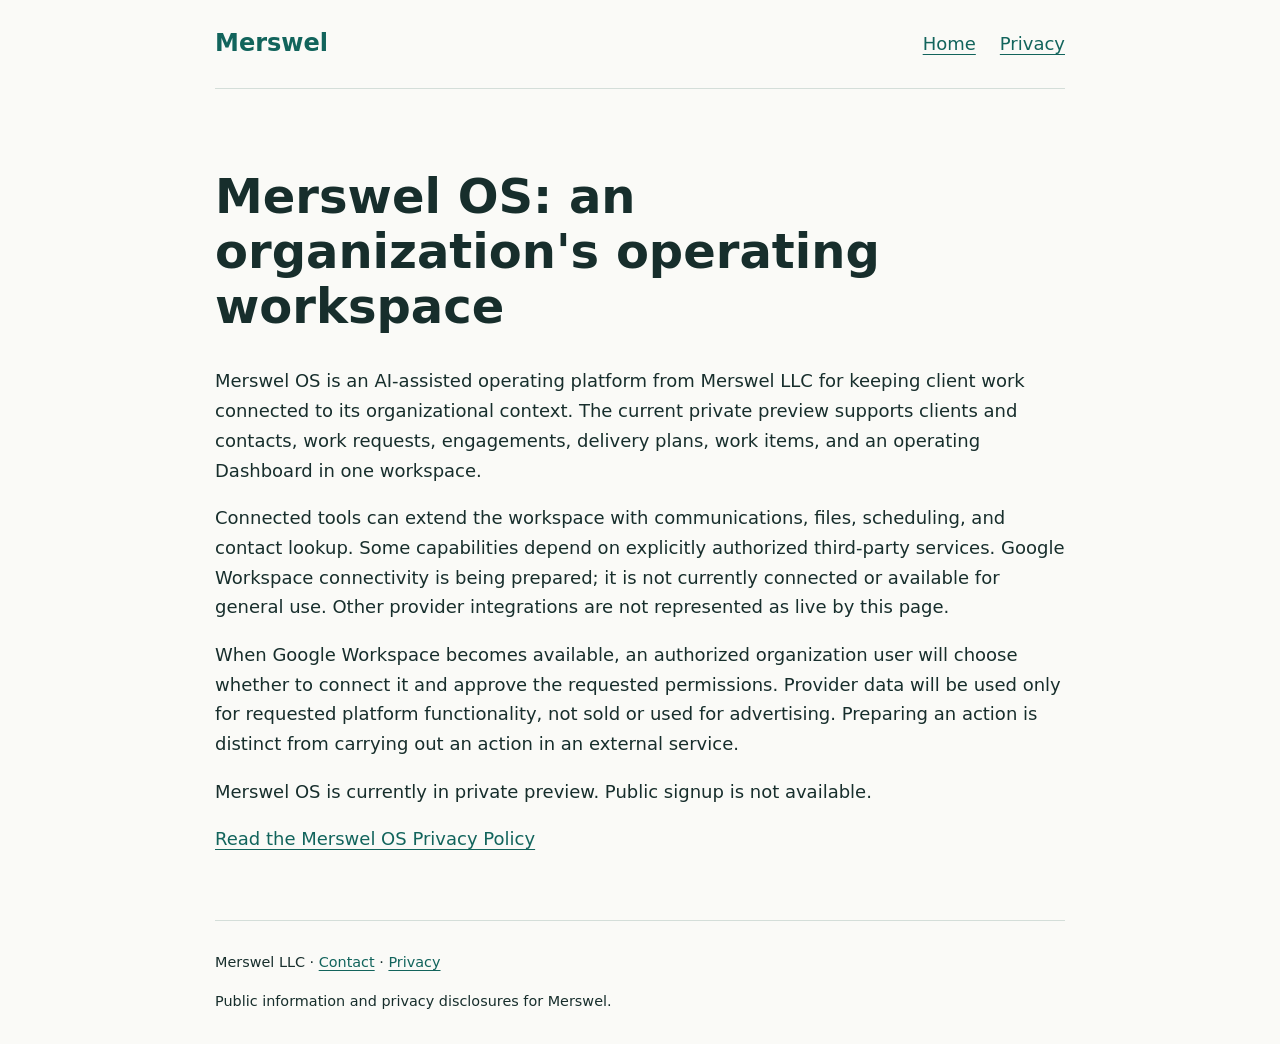
<file: index.html>
<!doctype html><html lang="en"><head><meta charset="utf-8"><meta name="viewport" content="width=device-width,initial-scale=1"><meta name="referrer" content="no-referrer"><title>Merswel OS | Merswel</title><link rel="stylesheet" href="./style.css"></head><body><a class="skip" href="#main">Skip to content</a><header><a class="brand" href="./">Merswel</a><nav aria-label="Main"><a href="./">Home</a><a href="./privacy/">Privacy</a></nav></header><main id="main"><h1>Merswel OS: an organization's operating workspace</h1>
<p>Merswel OS is an AI-assisted operating platform from Merswel LLC for keeping client work connected to its organizational context. The current private preview supports clients and contacts, work requests, engagements, delivery plans, work items, and an operating Dashboard in one workspace.</p>
<p>Connected tools can extend the workspace with communications, files, scheduling, and contact lookup. Some capabilities depend on explicitly authorized third-party services. Google Workspace connectivity is being prepared; it is not currently connected or available for general use. Other provider integrations are not represented as live by this page.</p>
<p>When Google Workspace becomes available, an authorized organization user will choose whether to connect it and approve the requested permissions. Provider data will be used only for requested platform functionality, not sold or used for advertising. Preparing an action is distinct from carrying out an action in an external service.</p>
<p>Merswel OS is currently in private preview. Public signup is not available.</p>
<p><a href="./privacy/">Read the Merswel OS Privacy Policy</a></p></main><footer><p>Merswel LLC · <a href="mailto:rjwelbeck@merswel.com">Contact</a> · <a href="./privacy/">Privacy</a></p><p>Public information and privacy disclosures for Merswel.</p></footer></body></html>
</file>
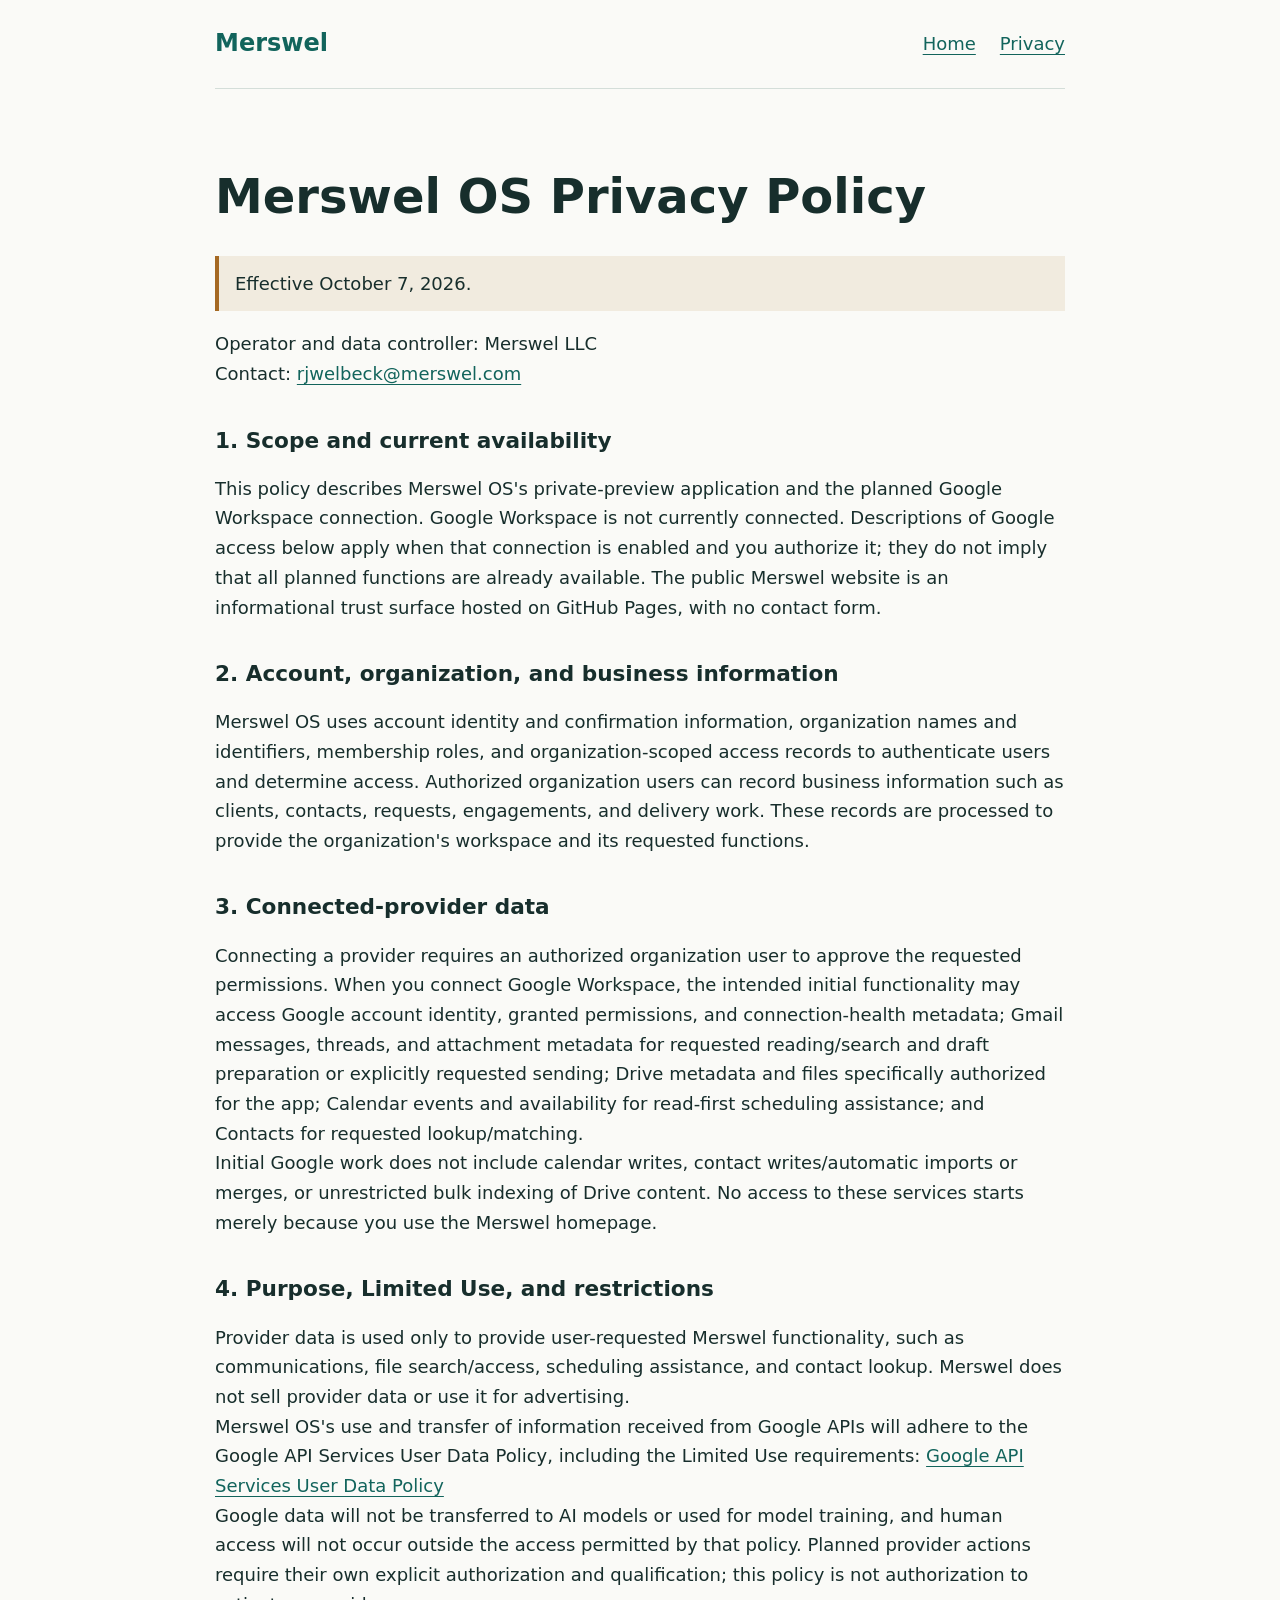
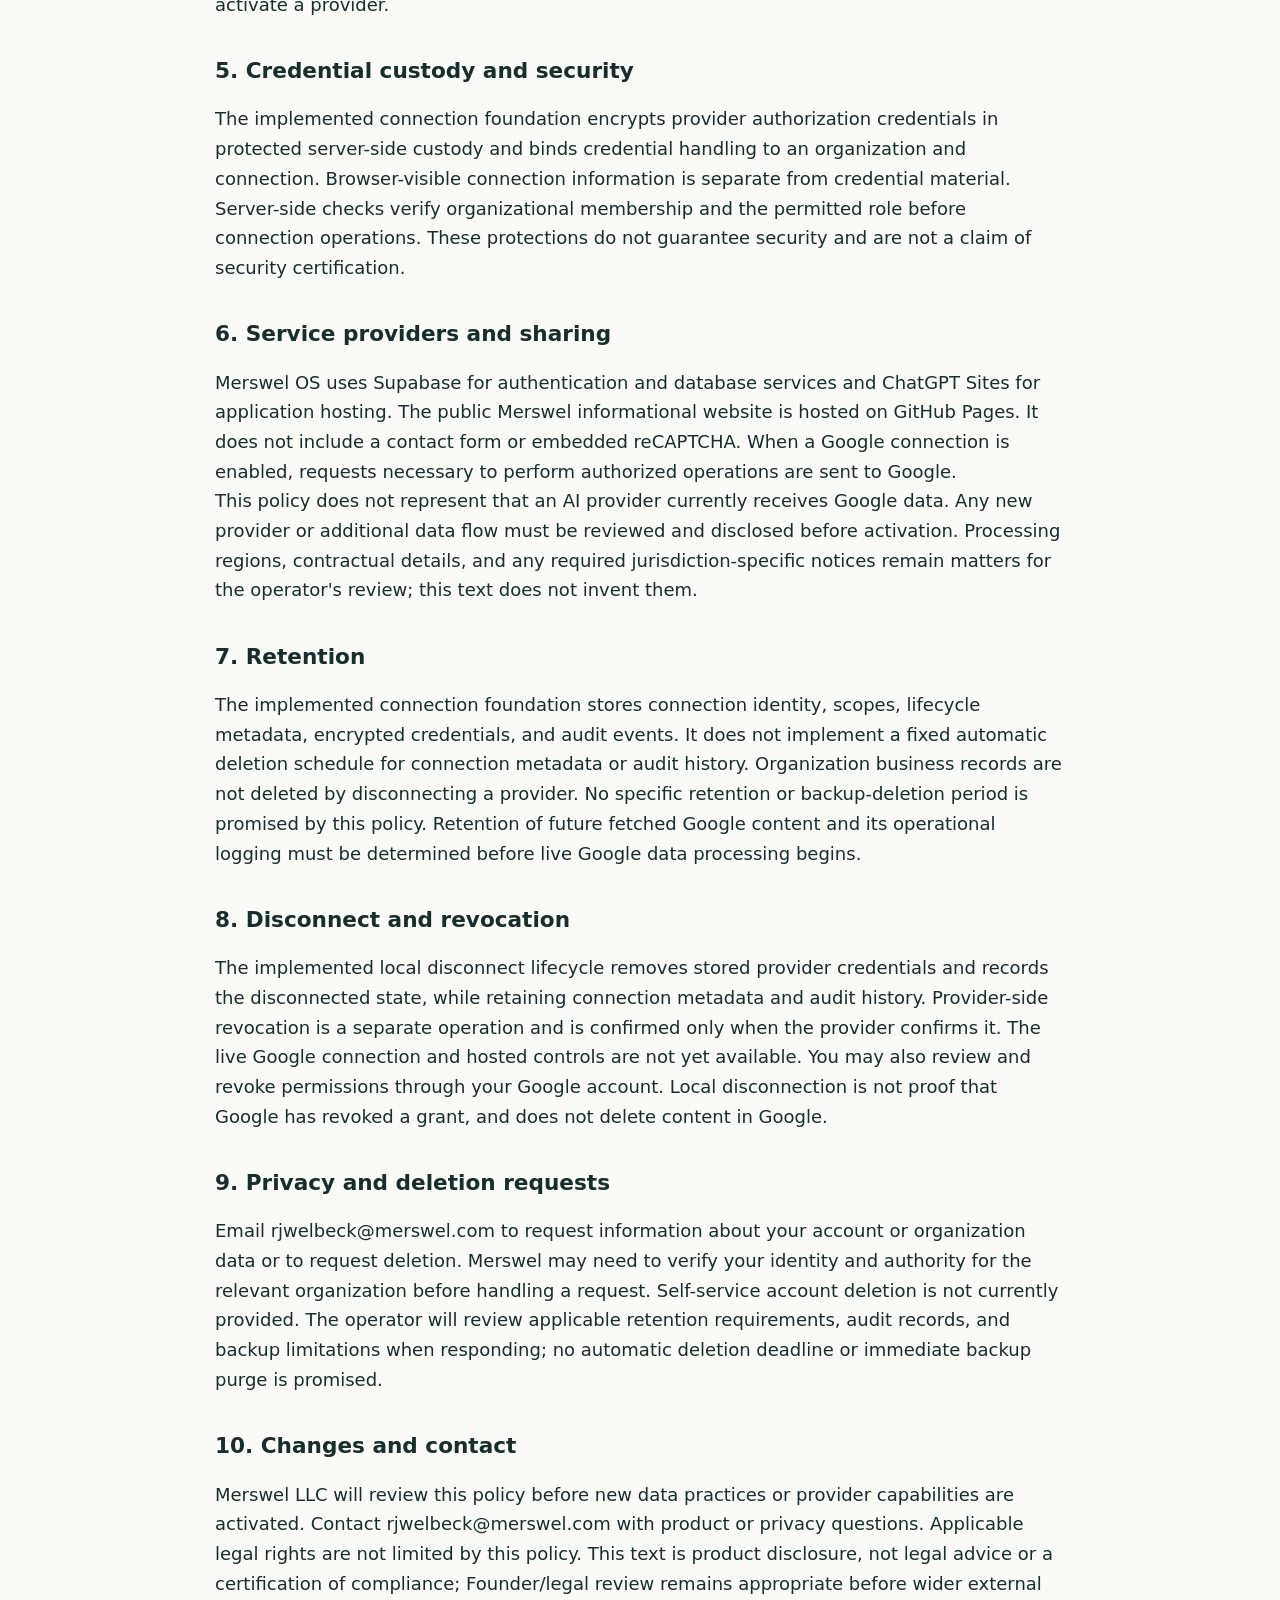
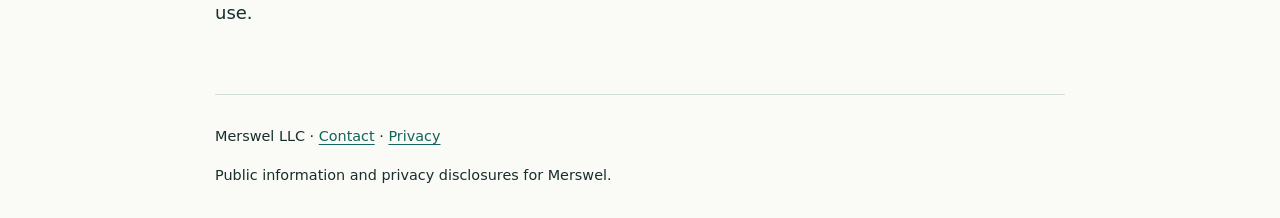
<file: privacy/index.html>
<!doctype html><html lang="en"><head><meta charset="utf-8"><meta name="viewport" content="width=device-width,initial-scale=1"><meta name="referrer" content="no-referrer"><title>Privacy | Merswel</title><link rel="stylesheet" href="../style.css"></head><body><a class="skip" href="#main">Skip to content</a><header><a class="brand" href="../">Merswel</a><nav aria-label="Main"><a href="../">Home</a><a href="./">Privacy</a></nav></header><main id="main"><h1>Merswel OS Privacy Policy</h1><p class="notice">Effective October 7, 2026.</p><p>Operator and data controller: Merswel LLC<br>Contact: <a href="mailto:rjwelbeck@merswel.com">rjwelbeck@merswel.com</a></p>
<section><h2>1. Scope and current availability</h2><p>This policy describes Merswel OS's private-preview application and the planned Google Workspace connection. Google Workspace is not currently connected. Descriptions of Google access below apply when that connection is enabled and you authorize it; they do not imply that all planned functions are already available. The public Merswel website is an informational trust surface hosted on GitHub Pages, with no contact form.</p></section>
<section><h2>2. Account, organization, and business information</h2><p>Merswel OS uses account identity and confirmation information, organization names and identifiers, membership roles, and organization-scoped access records to authenticate users and determine access. Authorized organization users can record business information such as clients, contacts, requests, engagements, and delivery work. These records are processed to provide the organization's workspace and its requested functions.</p></section>
<section><h2>3. Connected-provider data</h2><p>Connecting a provider requires an authorized organization user to approve the requested permissions. When you connect Google Workspace, the intended initial functionality may access Google account identity, granted permissions, and connection-health metadata; Gmail messages, threads, and attachment metadata for requested reading/search and draft preparation or explicitly requested sending; Drive metadata and files specifically authorized for the app; Calendar events and availability for read-first scheduling assistance; and Contacts for requested lookup/matching.<br>Initial Google work does not include calendar writes, contact writes/automatic imports or merges, or unrestricted bulk indexing of Drive content. No access to these services starts merely because you use the Merswel homepage.</p></section>
<section><h2>4. Purpose, Limited Use, and restrictions</h2><p>Provider data is used only to provide user-requested Merswel functionality, such as communications, file search/access, scheduling assistance, and contact lookup. Merswel does not sell provider data or use it for advertising.<br>Merswel OS's use and transfer of information received from Google APIs will adhere to the Google API Services User Data Policy, including the Limited Use requirements: <a href="https://developers.google.com/terms/api-services-user-data-policy">Google API Services User Data Policy</a><br>Google data will not be transferred to AI models or used for model training, and human access will not occur outside the access permitted by that policy. Planned provider actions require their own explicit authorization and qualification; this policy is not authorization to activate a provider.</p></section>
<section><h2>5. Credential custody and security</h2><p>The implemented connection foundation encrypts provider authorization credentials in protected server-side custody and binds credential handling to an organization and connection. Browser-visible connection information is separate from credential material. Server-side checks verify organizational membership and the permitted role before connection operations. These protections do not guarantee security and are not a claim of security certification.</p></section>
<section><h2>6. Service providers and sharing</h2><p>Merswel OS uses Supabase for authentication and database services and ChatGPT Sites for application hosting. The public Merswel informational website is hosted on GitHub Pages. It does not include a contact form or embedded reCAPTCHA. When a Google connection is enabled, requests necessary to perform authorized operations are sent to Google.<br>This policy does not represent that an AI provider currently receives Google data. Any new provider or additional data flow must be reviewed and disclosed before activation. Processing regions, contractual details, and any required jurisdiction-specific notices remain matters for the operator's review; this text does not invent them.</p></section>
<section><h2>7. Retention</h2><p>The implemented connection foundation stores connection identity, scopes, lifecycle metadata, encrypted credentials, and audit events. It does not implement a fixed automatic deletion schedule for connection metadata or audit history. Organization business records are not deleted by disconnecting a provider. No specific retention or backup-deletion period is promised by this policy. Retention of future fetched Google content and its operational logging must be determined before live Google data processing begins.</p></section>
<section><h2>8. Disconnect and revocation</h2><p>The implemented local disconnect lifecycle removes stored provider credentials and records the disconnected state, while retaining connection metadata and audit history. Provider-side revocation is a separate operation and is confirmed only when the provider confirms it. The live Google connection and hosted controls are not yet available. You may also review and revoke permissions through your Google account. Local disconnection is not proof that Google has revoked a grant, and does not delete content in Google.</p></section>
<section><h2>9. Privacy and deletion requests</h2><p>Email rjwelbeck@merswel.com to request information about your account or organization data or to request deletion. Merswel may need to verify your identity and authority for the relevant organization before handling a request. Self-service account deletion is not currently provided. The operator will review applicable retention requirements, audit records, and backup limitations when responding; no automatic deletion deadline or immediate backup purge is promised.</p></section>
<section><h2>10. Changes and contact</h2><p>Merswel LLC will review this policy before new data practices or provider capabilities are activated. Contact rjwelbeck@merswel.com with product or privacy questions. Applicable legal rights are not limited by this policy. This text is product disclosure, not legal advice or a certification of compliance; Founder/legal review remains appropriate before wider external use.</p></section></main><footer><p>Merswel LLC · <a href="mailto:rjwelbeck@merswel.com">Contact</a> · <a href="./">Privacy</a></p><p>Public information and privacy disclosures for Merswel.</p></footer></body></html>
</file>
<file: style.css>
*{box-sizing:border-box}body{margin:0;background:#fafaf7;color:#172e2c;font:18px/1.65 system-ui,sans-serif}a{color:#12645c;text-underline-offset:.2em}a:focus-visible{outline:3px solid #a56923;outline-offset:4px}.skip{position:absolute;left:1rem;top:-5rem}.skip:focus{top:1rem;background:white;padding:.7rem}header,main,footer{width:min(100% - 3rem,850px);margin:auto}header{display:flex;justify-content:space-between;align-items:center;padding:1.5rem 0;border-bottom:1px solid #d4ded9}.brand{font-size:1.5rem;font-weight:750;text-decoration:none}nav{display:flex;gap:1.5rem}main{padding:3rem 0}h1{font-size:clamp(2rem,5vw,3rem);line-height:1.15;max-width:23ch}h2{font-size:1.35rem;line-height:1.4}p{overflow-wrap:anywhere}section{margin-top:2.3rem}.notice{border-left:4px solid #a56923;padding:.8rem 1rem;background:#f1ebdf}footer{border-top:1px solid #d4ded9;padding:1rem 0;font-size:.9rem}@media(max-width:480px){body{font-size:16px}header,main,footer{width:calc(100% - 2rem)}header{align-items:flex-start;gap:1rem;flex-wrap:wrap}main{padding:2rem 0}}
</file>
